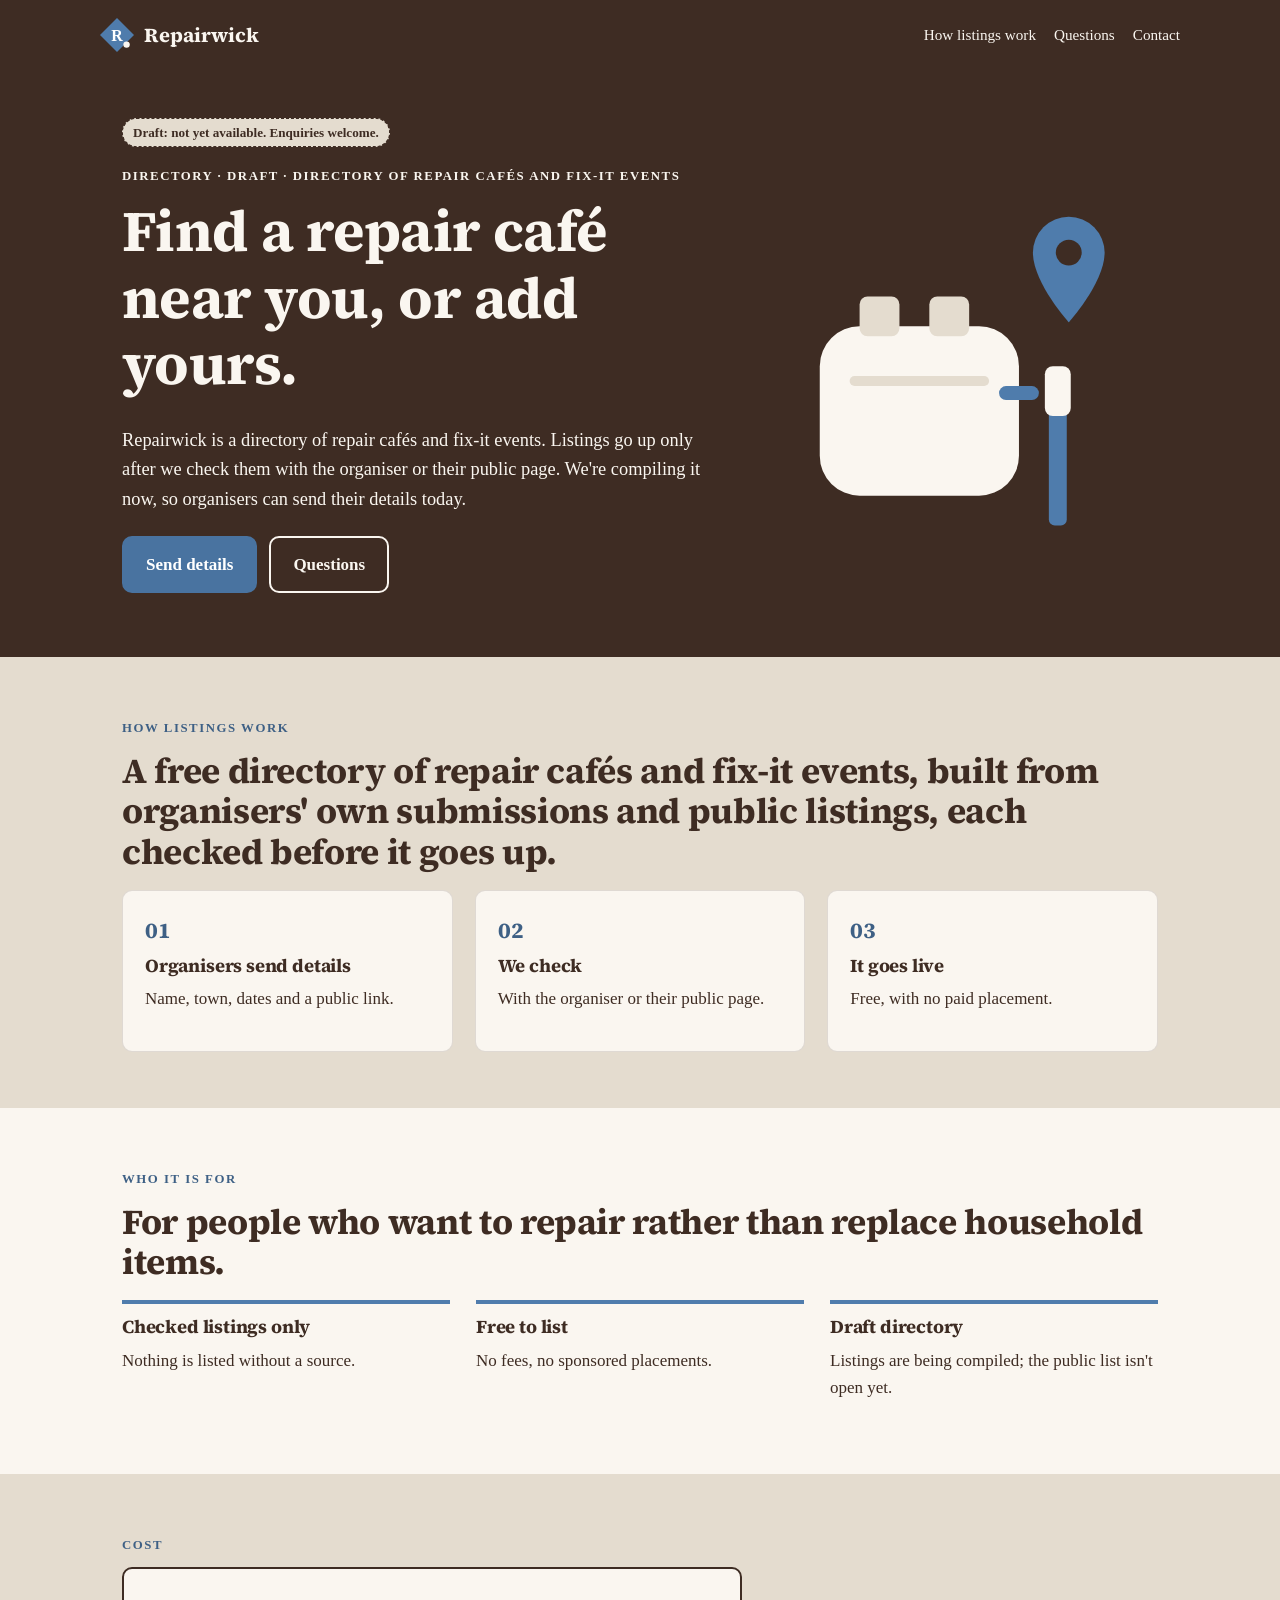
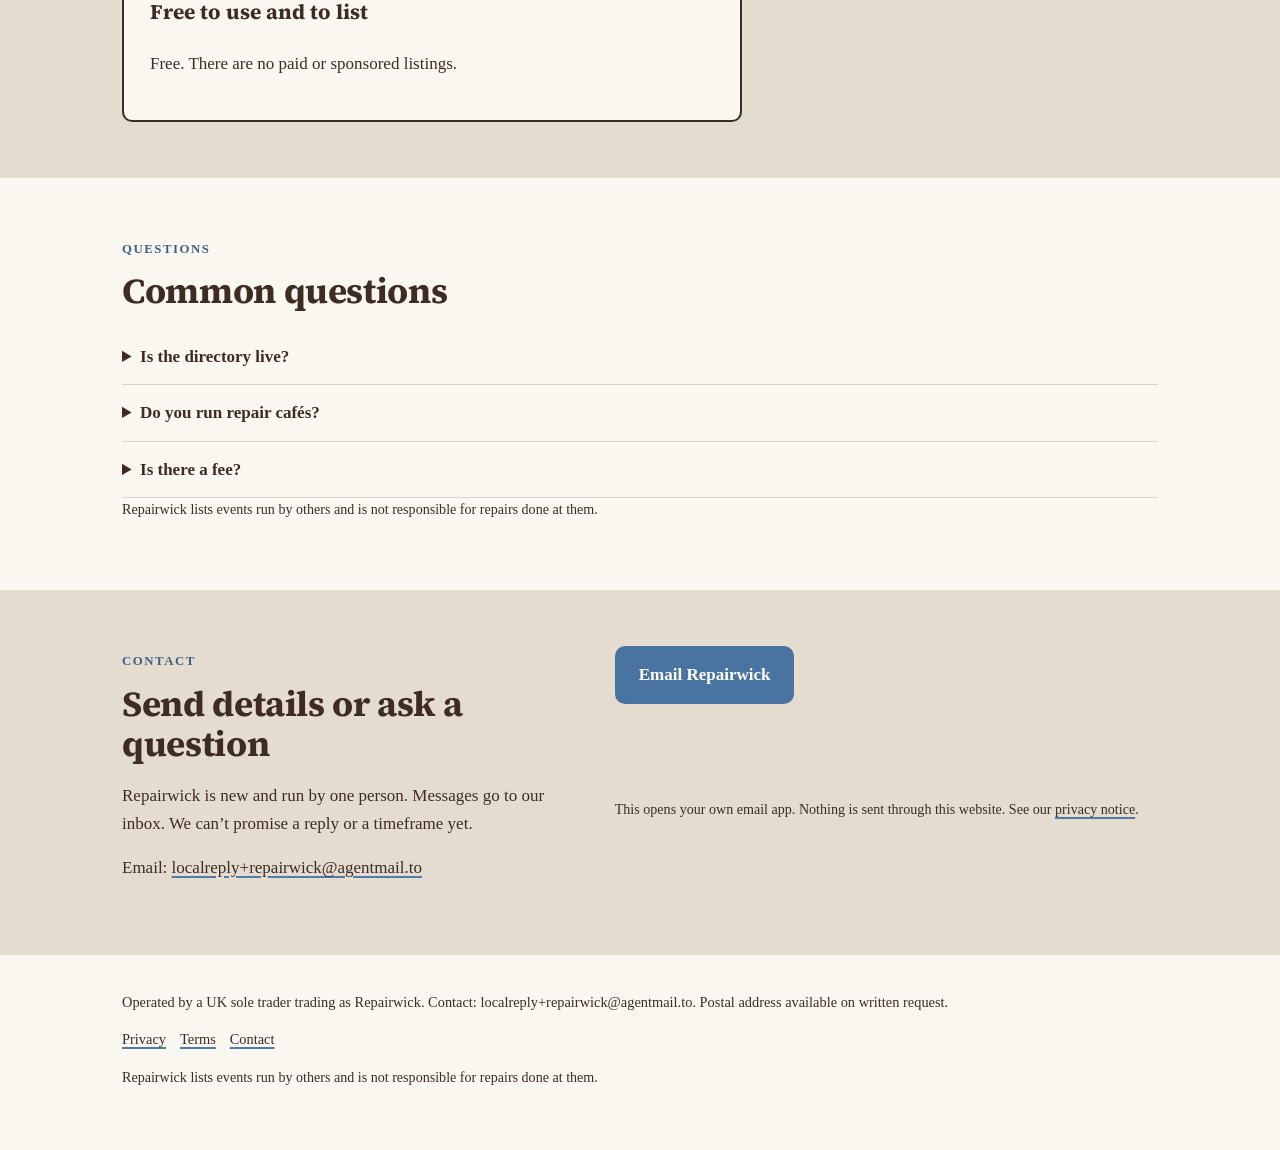
<file: index.html>
<!doctype html>
<html lang="en-GB">
<head>
<meta charset="utf-8">
<meta name="viewport" content="width=device-width, initial-scale=1">
<meta http-equiv="Content-Security-Policy" content="default-src 'self'; img-src 'self' data: https://localreplyloop.goatcounter.com; style-src 'self'; script-src 'self'; font-src 'self'; connect-src 'self'; form-action 'self'; base-uri 'self'; object-src 'none'">
<meta name="referrer" content="strict-origin-when-cross-origin">
<title>Repairwick: Find a repair café near you, or add yours</title>
<meta name="description" content="A free directory of repair cafés and fix-it events, built from organisers&#x27; own submissions and public listings, each checked before it goes up.">
<meta name="theme-color" content="#3E2C23">
<meta property="og:type" content="website"><meta property="og:title" content="Repairwick: Find a repair café near you, or add yours"><meta property="og:description" content="A free directory of repair cafés and fix-it events, built from organisers&#x27; own submissions and public listings, each checked before it goes up.">
<meta property="og:image" content="https://evanturner557-del.github.io/repairwick/assets/og.png"><meta property="og:image:width" content="1200"><meta property="og:image:height" content="630">
<meta property="og:image:alt" content="Repairwick: Find a repair café near you, or add yours."><meta property="og:site_name" content="Repairwick"><meta property="og:locale" content="en_GB">
<meta property="og:url" content="https://evanturner557-del.github.io/repairwick/"><meta name="twitter:card" content="summary_large_image">
<link rel="canonical" href="https://evanturner557-del.github.io/repairwick/">
<link rel="icon" href="assets/favicon.svg" type="image/svg+xml">
<link rel="stylesheet" href="assets/site.css">
<script src="assets/config.js"></script>
<script src="assets/analytics.js" defer></script>
<script src="_shared/kit.js" defer></script>
</head>
<body>
<a class="skip" href="#main">Skip to content</a>
<header class="band"><div class="wrap top"><a class="brand" href="./"><svg viewBox="0 0 64 64" aria-hidden="true" width="34" height="34"><path d="M32 0 64 32 32 64 0 32z" fill="#4F7CAC"/><text x="32" y="43" text-anchor="middle" font-family="Georgia, serif" font-weight="700" font-size="30" fill="#FFFFFF">R</text><circle cx="50" cy="50" r="6" fill="#FAF6F0"/></svg>Repairwick</a><nav aria-label="Primary"><a href="#how">How listings work</a><a href="#faq">Questions</a><a href="#contact">Contact</a></nav></div></header>
<main id="main">
<div class="band"><section class="hero"><div class="wrap"><div><span class="draft">Draft: not yet available. Enquiries welcome.</span><br><span class="eyebrow">Directory · draft · Directory of repair cafés and fix-it events</span><h1>Find a repair café near you, or add yours.</h1><p class="lede">Repairwick is a directory of repair cafés and fix-it events. Listings go up only after we check them with the organiser or their public page. We&#x27;re compiling it now, so organisers can send their details today.</p><div class="ctas"><a class="btn" href="#contact" data-cta="hero">Send details</a><a class="btn ghost" href="#faq" data-cta="hero-secondary">Questions</a></div></div><div class="art"><svg viewBox="0 0 400 400" aria-hidden="true" focusable="false" class="motif"><rect x="60" y="170" width="200" height="170" rx="40" fill="#FAF6F0"/><rect x="100" y="140" width="40" height="40" rx="8" fill="#E4DCCF"/><rect x="170" y="140" width="40" height="40" rx="8" fill="#E4DCCF"/><rect x="240" y="230" width="40" height="14" rx="7" fill="#4F7CAC"/><rect x="90" y="220" width="140" height="10" rx="5" fill="#E4DCCF"/><rect x="290" y="250" width="18" height="120" rx="6" fill="#4F7CAC"/><rect x="286" y="210" width="26" height="50" rx="8" fill="#FAF6F0"/><path d="M310 60 a36 36 0 0 1 36 36 c0 30 -36 70 -36 70 s-36 -40 -36 -70 a36 36 0 0 1 36 -36z" fill="#4F7CAC"/><circle cx="310" cy="96" r="13" fill="#3E2C23"/></svg></div></div></section></div>
<section class="tint" id="how"><div class="wrap"><span class="eyebrow">How listings work</span><h2>A free directory of repair cafés and fix-it events, built from organisers&#x27; own submissions and public listings, each checked before it goes up.</h2><div class="steps"><div class="step"><h3>Organisers send details</h3><p>Name, town, dates and a public link.</p></div><div class="step"><h3>We check</h3><p>With the organiser or their public page.</p></div><div class="step"><h3>It goes live</h3><p>Free, with no paid placement.</p></div></div></div></section>
<section><div class="wrap"><span class="eyebrow">Who it is for</span><h2>For people who want to repair rather than replace household items.</h2><div class="points"><div class="point"><h3>Checked listings only</h3><p>Nothing is listed without a source.</p></div><div class="point"><h3>Free to list</h3><p>No fees, no sponsored placements.</p></div><div class="point"><h3>Draft directory</h3><p>Listings are being compiled; the public list isn&#x27;t open yet.</p></div></div></div></section>
<section class="tint" id="price"><div class="wrap"><span class="eyebrow">Cost</span><div class="pricebox"><p class="price">Free to use and to list</p><p>Free. There are no paid or sponsored listings.</p></div></div></section>
<section id="faq"><div class="wrap"><span class="eyebrow">Questions</span><h2>Common questions</h2><details><summary>Is the directory live?</summary><p>Not yet. It&#x27;s a draft while we gather and check listings.</p></details><details><summary>Do you run repair cafés?</summary><p>No. We list them.</p></details><details><summary>Is there a fee?</summary><p>No, listing is free.</p></details><p class="fine" style="margin-top:18px">Repairwick lists events run by others and is not responsible for repairs done at them.</p></div></section>
<section class="tint" id="contact"><div class="wrap contact-grid"><div><span class="eyebrow">Contact</span><h2>Send details or ask a question</h2><p>Repairwick is new and run by one person. Messages go to our inbox. We can’t promise a reply or a timeframe yet.</p><p>Email: <a href="mailto:localreply+repairwick@agentmail.to">localreply+repairwick@agentmail.to</a></p></div><div class="form contact-mail"><p><a class="btn" href="mailto:localreply+repairwick@agentmail.to?subject=%5BRepairwick%5D%20Enquiry" data-cta="enquire">Email Repairwick</a></p><p class="hint">This opens your own email app. Nothing is sent through this website. See our <a href="privacy.html">privacy notice</a>.</p></div></div></section>
</main><footer><div class="wrap"><p>Operated by a UK sole trader trading as Repairwick. Contact: localreply+repairwick@agentmail.to. Postal address available on written request.</p>
<p><a href="privacy.html">Privacy</a><a href="terms.html">Terms</a><a href="./#contact">Contact</a></p>
<p class="fine">Repairwick lists events run by others and is not responsible for repairs done at them.</p></div></footer>
</body></html>
</file>
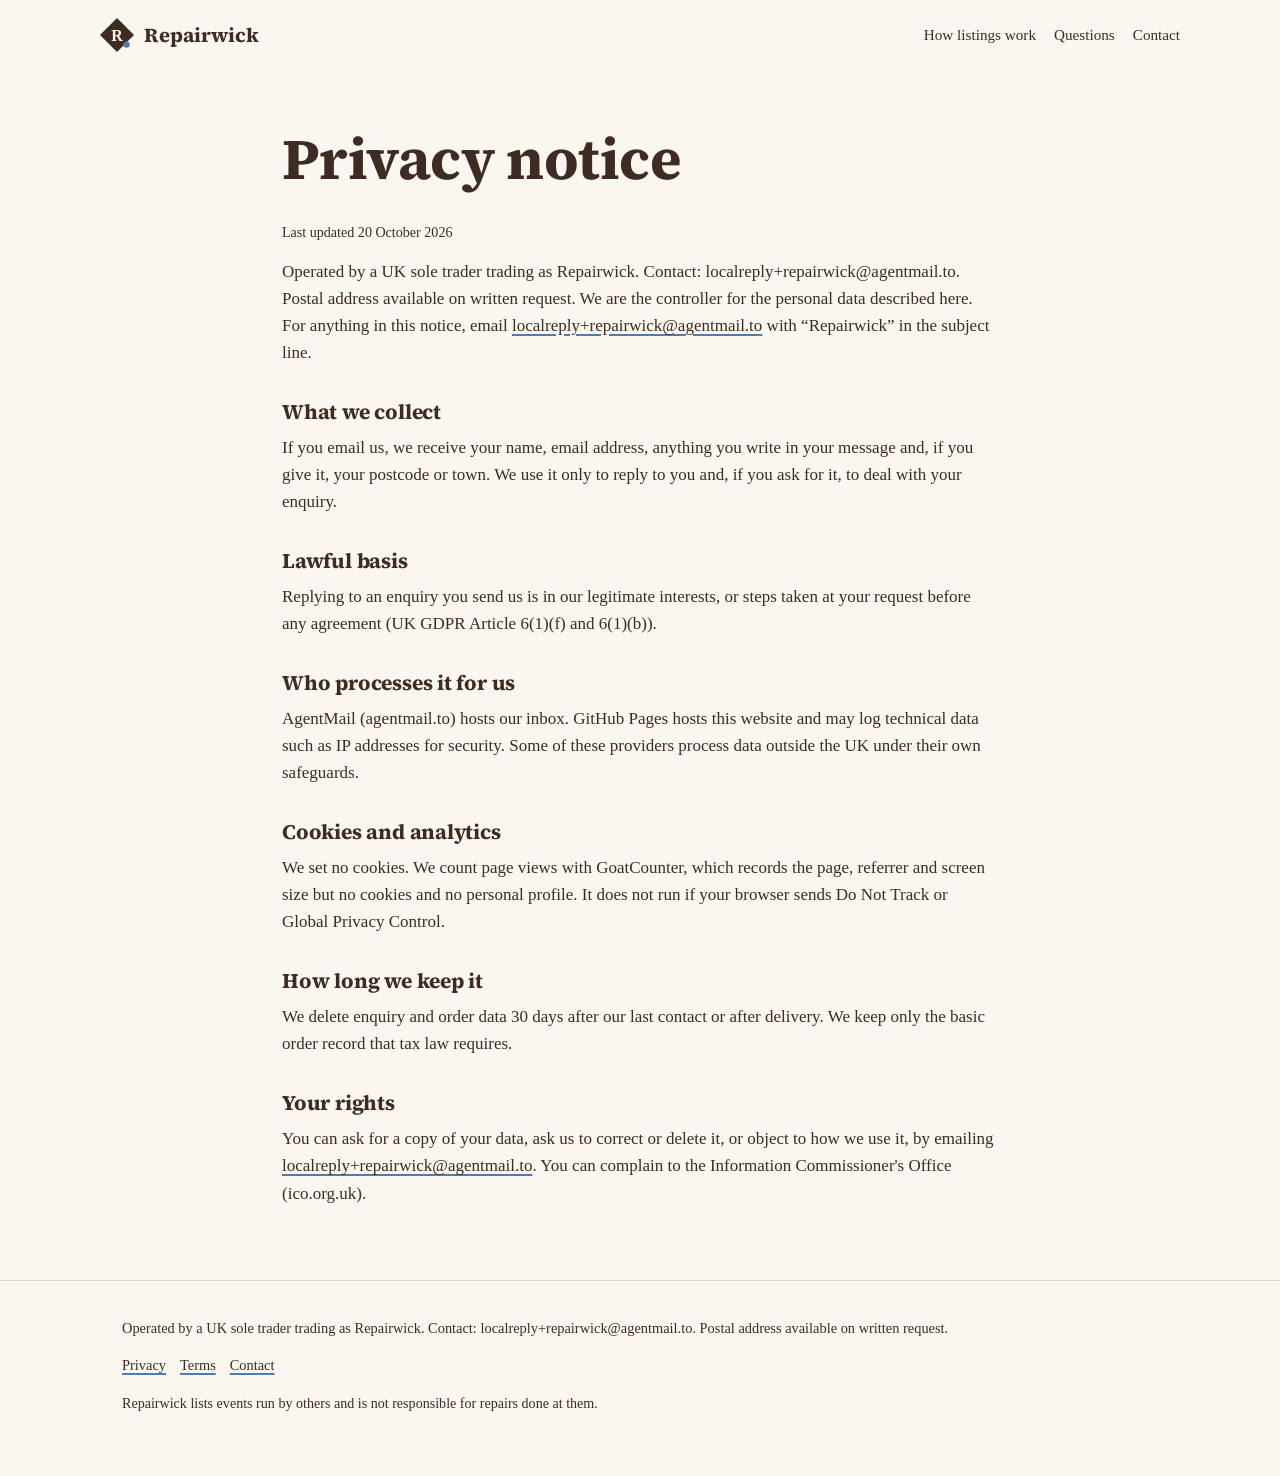
<file: privacy.html>
<!doctype html>
<html lang="en-GB">
<head>
<meta charset="utf-8">
<meta name="viewport" content="width=device-width, initial-scale=1">
<meta http-equiv="Content-Security-Policy" content="default-src 'self'; img-src 'self' data: https://localreplyloop.goatcounter.com; style-src 'self'; script-src 'self'; font-src 'self'; connect-src 'self'; form-action 'self'; base-uri 'self'; object-src 'none'">
<meta name="referrer" content="strict-origin-when-cross-origin">
<title>Privacy notice | Repairwick</title>
<meta name="description" content="Privacy notice for Repairwick.">
<meta name="theme-color" content="#3E2C23">
<meta property="og:type" content="website"><meta property="og:title" content="Privacy notice | Repairwick"><meta property="og:description" content="Privacy notice for Repairwick.">
<meta property="og:image" content="https://evanturner557-del.github.io/repairwick/assets/og.png"><meta property="og:image:width" content="1200"><meta property="og:image:height" content="630">
<meta property="og:image:alt" content="Repairwick: Find a repair café near you, or add yours."><meta property="og:site_name" content="Repairwick"><meta property="og:locale" content="en_GB">
<meta property="og:url" content="https://evanturner557-del.github.io/repairwick/privacy.html"><meta name="twitter:card" content="summary_large_image">
<link rel="canonical" href="https://evanturner557-del.github.io/repairwick/privacy.html">
<link rel="icon" href="assets/favicon.svg" type="image/svg+xml">
<link rel="stylesheet" href="assets/site.css">
<script src="assets/config.js"></script>
<script src="assets/analytics.js" defer></script>
<script src="_shared/kit.js" defer></script>
</head>
<body>
<a class="skip" href="#main">Skip to content</a>
<header><div class="wrap top"><a class="brand" href="./"><svg viewBox="0 0 64 64" aria-hidden="true" width="34" height="34"><path d="M32 0 64 32 32 64 0 32z" fill="#3E2C23"/><text x="32" y="43" text-anchor="middle" font-family="Georgia, serif" font-weight="700" font-size="30" fill="#FAF6F0">R</text><circle cx="50" cy="50" r="6" fill="#4F7CAC"/></svg>Repairwick</a><nav aria-label="Primary"><a href="#how">How listings work</a><a href="#faq">Questions</a><a href="#contact">Contact</a></nav></div></header><main id="main"><section><div class="wrap legal"><h1>Privacy notice</h1><p class="fine">Last updated 20 October 2026</p>
<p><span>Operated by a UK sole trader trading as Repairwick. Contact: localreply+repairwick@agentmail.to. Postal address available on written request.</span> We are the controller for the personal data described here. For anything in this notice, email <a href="mailto:localreply+repairwick@agentmail.to">localreply+repairwick@agentmail.to</a> with “Repairwick” in the subject line.</p>
<h2>What we collect</h2><p>If you email us, we receive your name, email address, anything you write in your message and, if you give it, your postcode or town. We use it only to reply to you and, if you ask for it, to deal with your enquiry.</p>
<h2>Lawful basis</h2><p>Replying to an enquiry you send us is in our legitimate interests, or steps taken at your request before any agreement (UK GDPR Article 6(1)(f) and 6(1)(b)).</p>
<h2>Who processes it for us</h2><p>AgentMail (agentmail.to) hosts our inbox. GitHub Pages hosts this website and may log technical data such as IP addresses for security. Some of these providers process data outside the UK under their own safeguards.</p>
<h2>Cookies and analytics</h2><p>We set no cookies. We count page views with GoatCounter, which records the page, referrer and screen size but no cookies and no personal profile. It does not run if your browser sends Do Not Track or Global Privacy Control.</p>
<h2>How long we keep it</h2><p>We delete enquiry and order data 30 days after our last contact or after delivery. We keep only the basic order record that tax law requires.</p>
<h2>Your rights</h2><p>You can ask for a copy of your data, ask us to correct or delete it, or object to how we use it, by emailing <a href="mailto:localreply+repairwick@agentmail.to">localreply+repairwick@agentmail.to</a>. You can complain to the Information Commissioner's Office (ico.org.uk).</p></div></section></main><footer><div class="wrap"><p>Operated by a UK sole trader trading as Repairwick. Contact: localreply+repairwick@agentmail.to. Postal address available on written request.</p>
<p><a href="privacy.html">Privacy</a><a href="terms.html">Terms</a><a href="./#contact">Contact</a></p>
<p class="fine">Repairwick lists events run by others and is not responsible for repairs done at them.</p></div></footer>
</body></html>
</file>
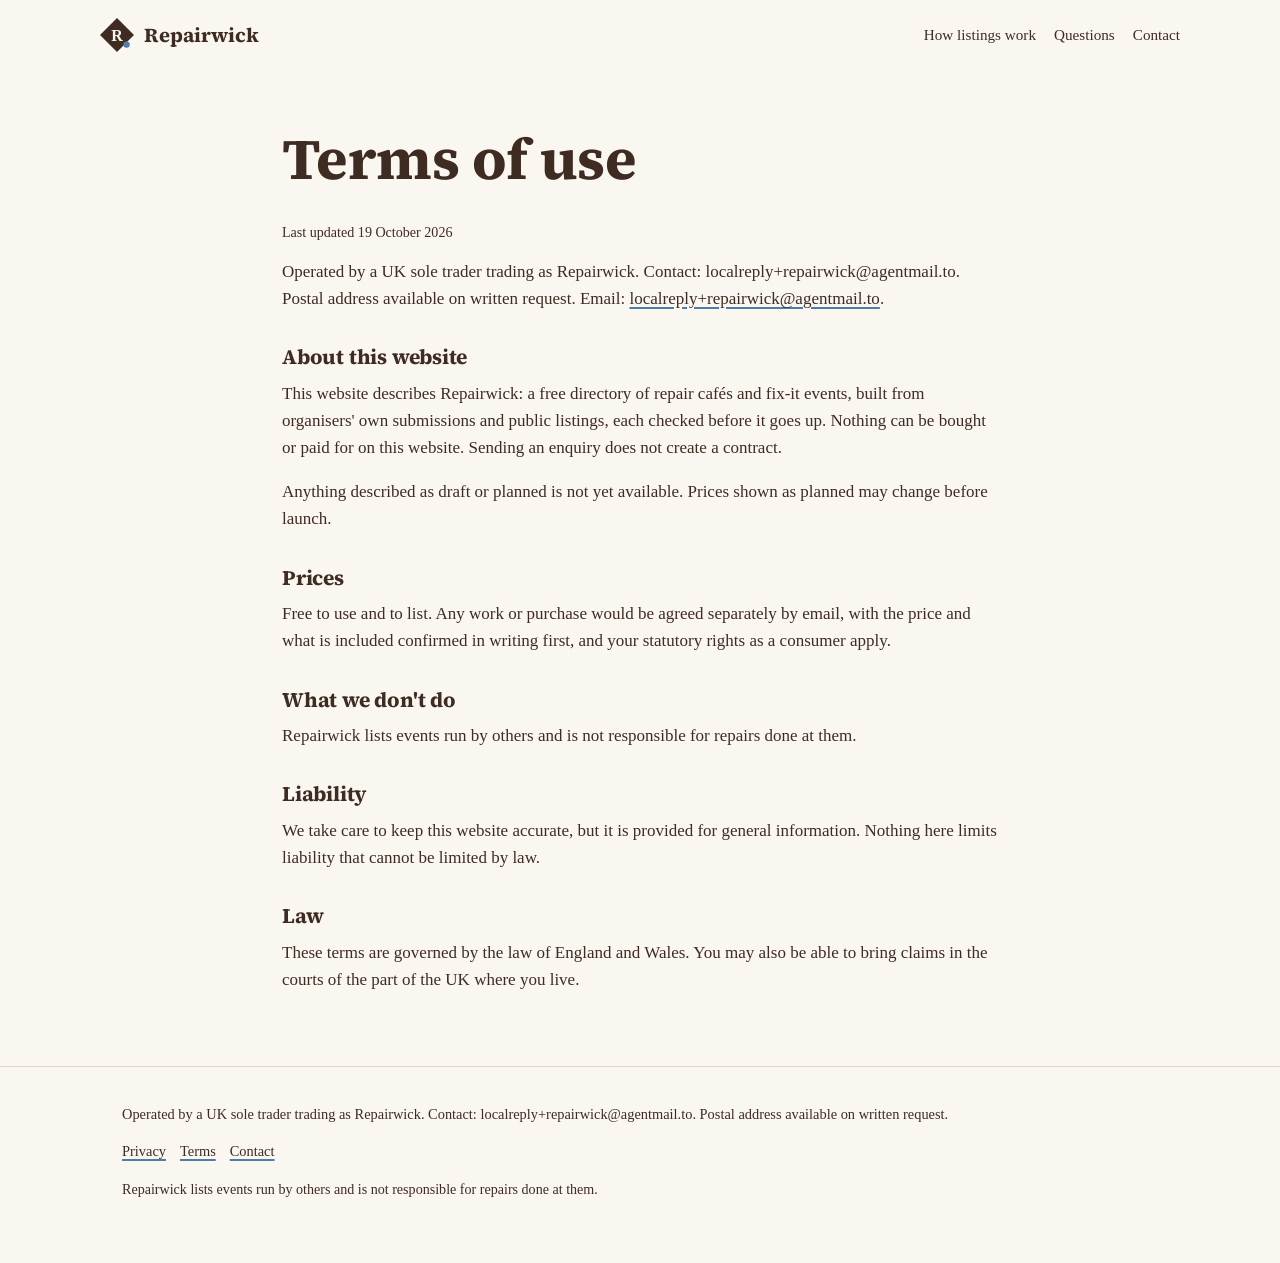
<file: terms.html>
<!doctype html>
<html lang="en-GB">
<head>
<meta charset="utf-8">
<meta name="viewport" content="width=device-width, initial-scale=1">
<meta http-equiv="Content-Security-Policy" content="default-src 'self'; img-src 'self' data: https://localreplyloop.goatcounter.com; style-src 'self'; script-src 'self'; font-src 'self'; connect-src 'self'; form-action 'self'; base-uri 'self'; object-src 'none'">
<meta name="referrer" content="strict-origin-when-cross-origin">
<title>Terms of use | Repairwick</title>
<meta name="description" content="Terms of use for Repairwick.">
<meta name="theme-color" content="#3E2C23">
<meta property="og:type" content="website"><meta property="og:title" content="Terms of use | Repairwick"><meta property="og:description" content="Terms of use for Repairwick.">
<meta property="og:image" content="https://evanturner557-del.github.io/repairwick/assets/og.png"><meta property="og:image:width" content="1200"><meta property="og:image:height" content="630">
<meta property="og:image:alt" content="Repairwick: Find a repair café near you, or add yours."><meta property="og:site_name" content="Repairwick"><meta property="og:locale" content="en_GB">
<meta property="og:url" content="https://evanturner557-del.github.io/repairwick/terms.html"><meta name="twitter:card" content="summary_large_image">
<link rel="canonical" href="https://evanturner557-del.github.io/repairwick/terms.html">
<link rel="icon" href="assets/favicon.svg" type="image/svg+xml">
<link rel="stylesheet" href="assets/site.css">
<script src="assets/config.js"></script>
<script src="assets/analytics.js" defer></script>
<script src="_shared/kit.js" defer></script>
</head>
<body>
<a class="skip" href="#main">Skip to content</a>
<header><div class="wrap top"><a class="brand" href="./"><svg viewBox="0 0 64 64" aria-hidden="true" width="34" height="34"><path d="M32 0 64 32 32 64 0 32z" fill="#3E2C23"/><text x="32" y="43" text-anchor="middle" font-family="Georgia, serif" font-weight="700" font-size="30" fill="#FAF6F0">R</text><circle cx="50" cy="50" r="6" fill="#4F7CAC"/></svg>Repairwick</a><nav aria-label="Primary"><a href="#how">How listings work</a><a href="#faq">Questions</a><a href="#contact">Contact</a></nav></div></header><main id="main"><section><div class="wrap legal"><h1>Terms of use</h1><p class="fine">Last updated 19 October 2026</p>
<p><span>Operated by a UK sole trader trading as Repairwick. Contact: localreply+repairwick@agentmail.to. Postal address available on written request.</span> Email: <a href="mailto:localreply+repairwick@agentmail.to">localreply+repairwick@agentmail.to</a>.</p>
<h2>About this website</h2><p>This website describes Repairwick: a free directory of repair cafés and fix-it events, built from organisers&#x27; own submissions and public listings, each checked before it goes up. Nothing can be bought or paid for on this website. Sending an enquiry does not create a contract.</p><p>Anything described as draft or planned is not yet available. Prices shown as planned may change before launch.</p>
<h2>Prices</h2><p>Free to use and to list. Any work or purchase would be agreed separately by email, with the price and what is included confirmed  in writing first, and your statutory rights as a consumer apply.</p>
<h2>What we don't do</h2><p>Repairwick lists events run by others and is not responsible for repairs done at them.</p>
<h2>Liability</h2><p>We take care to keep this website accurate, but it is provided for general information. Nothing here limits liability that cannot be limited by law.</p>
<h2>Law</h2><p>These terms are governed by the law of England and Wales. You may also be able to bring claims in the courts of the part of the UK where you live.</p></div></section></main><footer><div class="wrap"><p>Operated by a UK sole trader trading as Repairwick. Contact: localreply+repairwick@agentmail.to. Postal address available on written request.</p>
<p><a href="privacy.html">Privacy</a><a href="terms.html">Terms</a><a href="./#contact">Contact</a></p>
<p class="fine">Repairwick lists events run by others and is not responsible for repairs done at them.</p></div></footer>
</body></html>
</file>
<file: assets/site.css>
@font-face{font-family:'Source Serif 4';font-weight:600;font-style:normal;font-display:swap;src:url(fonts/source-serif-4-latin-600-normal.woff2) format('woff2')}
@font-face{font-family:'Source Serif 4';font-weight:700;font-style:normal;font-display:swap;src:url(fonts/source-serif-4-latin-700-normal.woff2) format('woff2')}
:root{--ink:#3E2C23;--paper:#FAF6F0;--acc:#4F7CAC;--acc-text:#3E6085;--on-acc:#FFFFFF;--acc-btn:#4973A0;--soft:#E4DCCF;--on-ink:#FAF6F0;--r:10px;--br:10px;--head:'Source Serif 4', Georgia, serif;--body:Georgia, serif}
*,*::before,*::after{box-sizing:border-box}html{scroll-behavior:smooth}@media (prefers-reduced-motion:reduce){html{scroll-behavior:auto}*{transition:none!important}}
body{margin:0;font-family:var(--body);color:var(--ink);background:var(--paper);line-height:1.6;font-size:17px;-webkit-font-smoothing:antialiased}
h1,h2,h3{font-family:var(--head);line-height:1.15;margin:0 0 .5em;letter-spacing:-.01em}h1{font-size:clamp(2.1rem,5vw,3.6rem)}h2{font-size:clamp(1.5rem,3vw,2.2rem)}h3{font-size:1.15rem}
p{margin:0 0 1em}a{color:var(--ink);text-decoration-color:var(--acc);text-underline-offset:3px;text-decoration-thickness:2px}
.wrap{max-width:1080px;margin:0 auto;padding:0 22px}.skip{position:absolute;left:-999px}.skip:focus{left:12px;top:12px;background:var(--ink);color:var(--on-ink);padding:8px 12px;z-index:9}
:focus-visible{outline:3px solid var(--acc);outline-offset:2px}
.top{display:flex;align-items:center;justify-content:space-between;padding:18px 0;gap:16px}.brand{display:flex;align-items:center;gap:10px;font-family:var(--head);font-weight:700;font-size:1.25rem;text-decoration:none}
.top nav a{margin-left:18px;font-size:.95rem;text-decoration:none}.top nav a:hover{text-decoration:underline}
.btn{display:inline-block;background:var(--acc-btn);color:var(--on-acc);padding:13px 22px;border-radius:var(--br);font-weight:600;text-decoration:none;border:2px solid var(--acc-btn);cursor:pointer;font:inherit;font-weight:600}
.btn:hover{filter:none;box-shadow:inset 0 0 0 2px currentColor}.btn.ghost{background:transparent;color:var(--ink);border-color:var(--ink)}
.eyebrow{display:inline-block;font-size:.8rem;letter-spacing:.12em;text-transform:uppercase;font-weight:600;color:var(--acc-text);margin-bottom:12px}
.hero{padding:48px 0 64px}.hero .lede{font-size:1.15rem;max-width:40em}.ctas{display:flex;gap:12px;flex-wrap:wrap;margin-top:22px}
.motif{width:100%;height:auto;max-width:420px;display:block}.art{margin:0}
.draft{display:inline-block;background:var(--soft);border:1px dashed var(--ink);padding:3px 10px;border-radius:999px;font-size:.82rem;font-weight:600;margin-bottom:14px}
section{padding:56px 0}.tint{background:var(--soft)}
.steps{display:grid;grid-template-columns:repeat(auto-fit,minmax(220px,1fr));gap:22px;counter-reset:s}
.step{padding:22px;border-radius:var(--r);background:var(--paper);border:1px solid color-mix(in srgb,var(--ink) 14%,transparent)}
.step::before{counter-increment:s;content:"0" counter(s);font-family:var(--head);font-weight:700;color:var(--acc-text);display:block;font-size:1.4rem;margin-bottom:6px}
.points{display:grid;grid-template-columns:repeat(auto-fit,minmax(240px,1fr));gap:26px}.point h3{border-top:4px solid var(--acc);padding-top:12px}
.price{font-family:var(--head);font-size:1.3rem;font-weight:700}.pricebox{border:2px solid var(--ink);border-radius:var(--r);padding:26px;max-width:620px;background:var(--paper)}
details{border-bottom:1px solid color-mix(in srgb,var(--ink) 18%,transparent);padding:14px 0}summary{cursor:pointer;font-weight:600}details p{margin-top:10px}
.form{display:grid;gap:14px;max-width:620px}.form label{font-weight:600;font-size:.95rem;display:block;margin-bottom:4px}
.form input,.form textarea,.form select{width:100%;padding:12px;border:1.5px solid color-mix(in srgb,var(--ink) 40%,transparent);border-radius:calc(var(--r)/2);font:inherit;background:#fff;color:#111}
.form textarea{min-height:120px}.hint,.fine{font-size:.88rem}.form-status{font-weight:600}
.contact-grid{display:grid;grid-template-columns:1fr 1.2fr;gap:40px}@media(max-width:800px){.contact-grid{grid-template-columns:1fr}.top nav a:not([href="#contact"]){display:none}.top nav a{margin-left:0;padding:10px 0;font-weight:600}}
footer{padding:36px 0 48px;font-size:.9rem;border-top:1px solid color-mix(in srgb,var(--ink) 15%,transparent)}footer a{margin-right:14px}
.tool{background:var(--paper);border:2px solid var(--ink);border-radius:var(--r);padding:26px;max-width:640px}.tool .row{display:grid;grid-template-columns:1fr 140px;gap:12px;align-items:center;margin-bottom:10px}
.tool input[type=number]{padding:10px;border:1.5px solid var(--ink);border-radius:8px;font:inherit;width:100%}.result{margin-top:16px;padding:16px;background:var(--soft);border-radius:calc(var(--r)/2);min-height:3em}
.check h3{margin-top:18px}.check label{display:flex;gap:10px;align-items:flex-start;padding:6px 0}.check input{width:20px;height:20px;accent-color:var(--acc)}
.legal{max-width:760px}.legal h2{font-size:1.3rem;margin-top:1.6em}
.band{background:var(--ink);color:var(--on-ink)}.band a{color:var(--on-ink)}.band .btn.ghost{color:var(--on-ink);border-color:var(--on-ink)}.band .btn:not(.ghost){color:var(--on-acc)}.band .eyebrow{color:var(--on-ink)}.hero .wrap{display:grid;grid-template-columns:1.2fr .8fr;gap:40px;align-items:center}@media(max-width:800px){.hero .wrap{grid-template-columns:1fr}}.band .draft{color:var(--ink)}
</file>
